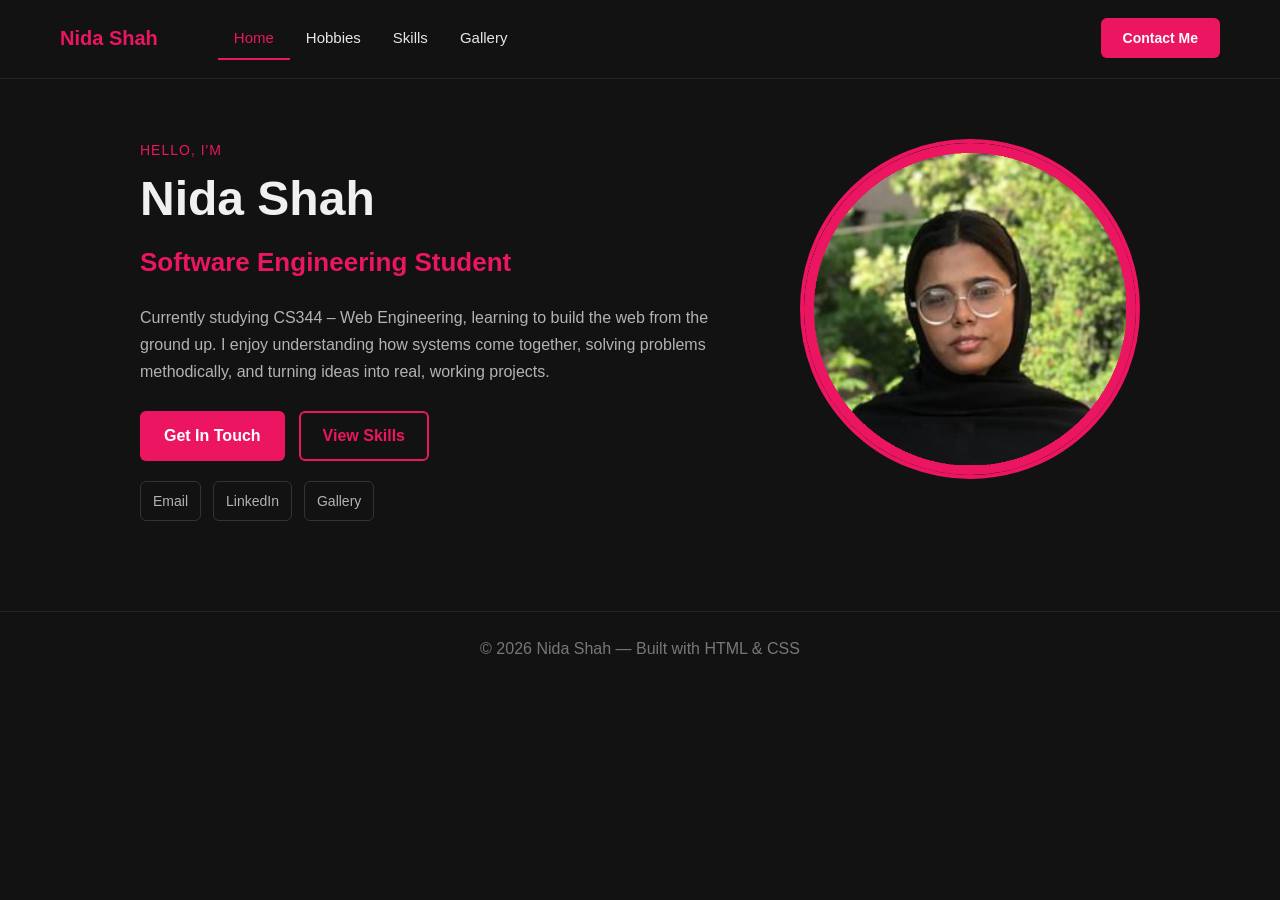
<file: index.html>
<!DOCTYPE html>
<html lang="en">
<head>
  <meta charset="UTF-8">
  <meta name="viewport" content="width=device-width, initial-scale=1.0">
  <title>Nida Shah — Software Engineering Student</title>
  <link rel="stylesheet" href="css/style.css">
</head>
<body>

  <div class="site-nav clearfix">
    <span class="logo">Nida Shah</span>
    <ul>
      <li><a href="index.html" class="active">Home</a></li>
      <li><a href="hobbies.html">Hobbies</a></li>
      <li><a href="skills.html">Skills</a></li>
      <li><a href="gallery.html">Gallery</a></li>
    </ul>
    <a href="contact.html" class="nav-btn">Contact Me</a>
  </div>

  <div class="wrapper hero clearfix">
    <div class="hero-photo">
      <img src="images/profile.png" alt="Nida Shah">
    </div>
    <div class="hero-text">
      <div class="hello">HELLO, I'M</div>
      <h1>Nida Shah</h1>
      <h2>Software Engineering Student</h2>
      <p>Currently studying CS344 – Web Engineering, learning to build the web from the ground up.
      I enjoy understanding how systems come together, solving problems methodically, and turning
      ideas into real, working projects.</p>

      <div class="buttons clearfix">
        <a href="contact.html" class="btn-solid">Get In Touch</a>
        <a href="skills.html" class="btn-outline">View Skills</a>
      </div>
      <div class="socials clearfix">
        <a href="contact.html">Email</a>
        <a href="contact.html">LinkedIn</a>
        <a href="gallery.html">Gallery</a>
      </div>
    </div>
  </div>

  <div class="site-footer">© 2026 Nida Shah — Built with HTML &amp; CSS</div>

</body>
</html>
</file>
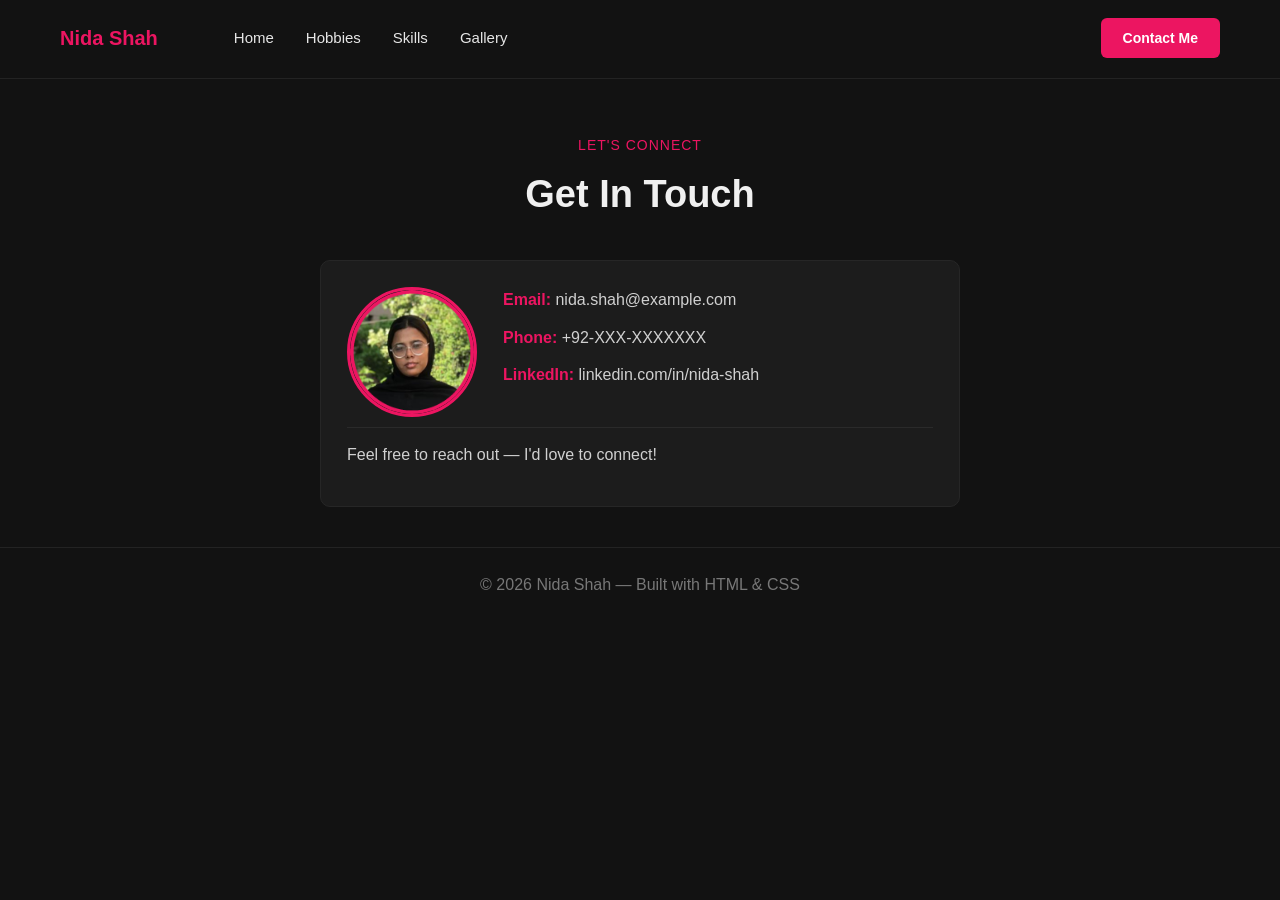
<file: contact.html>
<!DOCTYPE html>
<html lang="en">
<head>
  <meta charset="UTF-8">
  <meta name="viewport" content="width=device-width, initial-scale=1.0">
  <title>Contact - Nida Shah</title>
  <link rel="stylesheet" href="css/style.css">
</head>
<body>

  <div class="site-nav clearfix">
    <span class="logo">Nida Shah</span>
    <ul>
      <li><a href="index.html">Home</a></li>
      <li><a href="hobbies.html">Hobbies</a></li>
      <li><a href="skills.html">Skills</a></li>
      <li><a href="gallery.html">Gallery</a></li>
    </ul>
    <a href="contact.html" class="nav-btn">Contact Me</a>
  </div>

  <div class="wrapper">
    <div class="page-head">
      <div class="eyebrow">LET'S CONNECT</div>
      <h1>Get In Touch</h1>
    </div>
    <div class="card contact-card clearfix">
      <img src="images/profile.png" alt="Nida Shah">
      <p><strong>Email:</strong> nida.shah@example.com</p>
      <p><strong>Phone:</strong> +92-XXX-XXXXXXX</p>
      <p><strong>LinkedIn:</strong> linkedin.com/in/nida-shah</p>
      <p class="contact-note">Feel free to reach out — I'd love to connect!</p>
    </div>
  </div>

  <div class="site-footer">© 2026 Nida Shah — Built with HTML &amp; CSS</div>

</body>
</html>
</file>
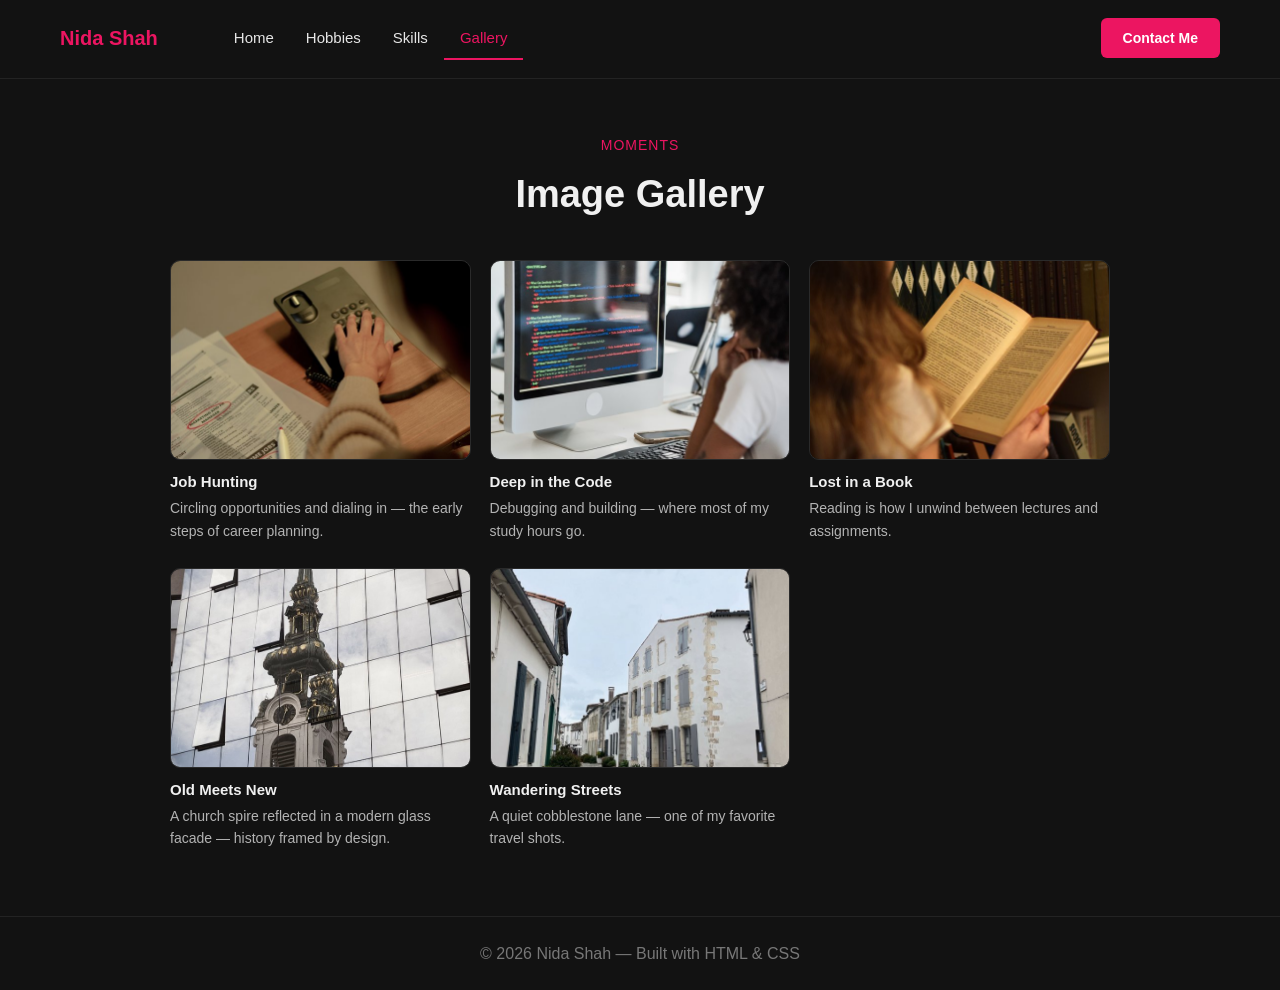
<file: gallery.html>
<!DOCTYPE html>
<html lang="en">
<head>
  <meta charset="UTF-8">
  <meta name="viewport" content="width=device-width, initial-scale=1.0">
  <title>Gallery - Nida Shah</title>
  <link rel="stylesheet" href="css/style.css">
</head>
<body>

  <div class="site-nav clearfix">
    <span class="logo">Nida Shah</span>
    <ul>
      <li><a href="index.html">Home</a></li>
      <li><a href="hobbies.html">Hobbies</a></li>
      <li><a href="skills.html">Skills</a></li>
      <li><a href="gallery.html" class="active">Gallery</a></li>
    </ul>
    <a href="contact.html" class="nav-btn">Contact Me</a>
  </div>

  <div class="wrapper">
    <div class="page-head">
      <div class="eyebrow">MOMENTS</div>
      <h1>Image Gallery</h1>
    </div>
    <div class="gallery clearfix">
<div class="gallery-item">
      <img src="images/img1.jpg" alt="Job hunting notes">
      <div class="caption"><strong>Job Hunting</strong>Circling opportunities and dialing in — the early steps of career planning.</div>
    </div>
    <div class="gallery-item">
      <img src="images/img2.jpg" alt="Coding at the desk">
      <div class="caption"><strong>Deep in the Code</strong>Debugging and building — where most of my study hours go.</div>
    </div>
    <div class="gallery-item">
      <img src="images/img3.jpg" alt="Reading a book">
      <div class="caption"><strong>Lost in a Book</strong>Reading is how I unwind between lectures and assignments.</div>
    </div>
    <div class="gallery-item">
      <img src="images/img4.jpg" alt="Church tower reflected in glass building">
      <div class="caption"><strong>Old Meets New</strong>A church spire reflected in a modern glass facade — history framed by design.</div>
    </div>
    <div class="gallery-item">
      <img src="images/img5.jpg" alt="Cobblestone street in an old town">
      <div class="caption"><strong>Wandering Streets</strong>A quiet cobblestone lane — one of my favorite travel shots.</div>
    </div>
    </div>
    <div class="clear"></div>
  </div>

  <div class="site-footer">© 2026 Nida Shah — Built with HTML &amp; CSS</div>

</body>
</html>
</file>
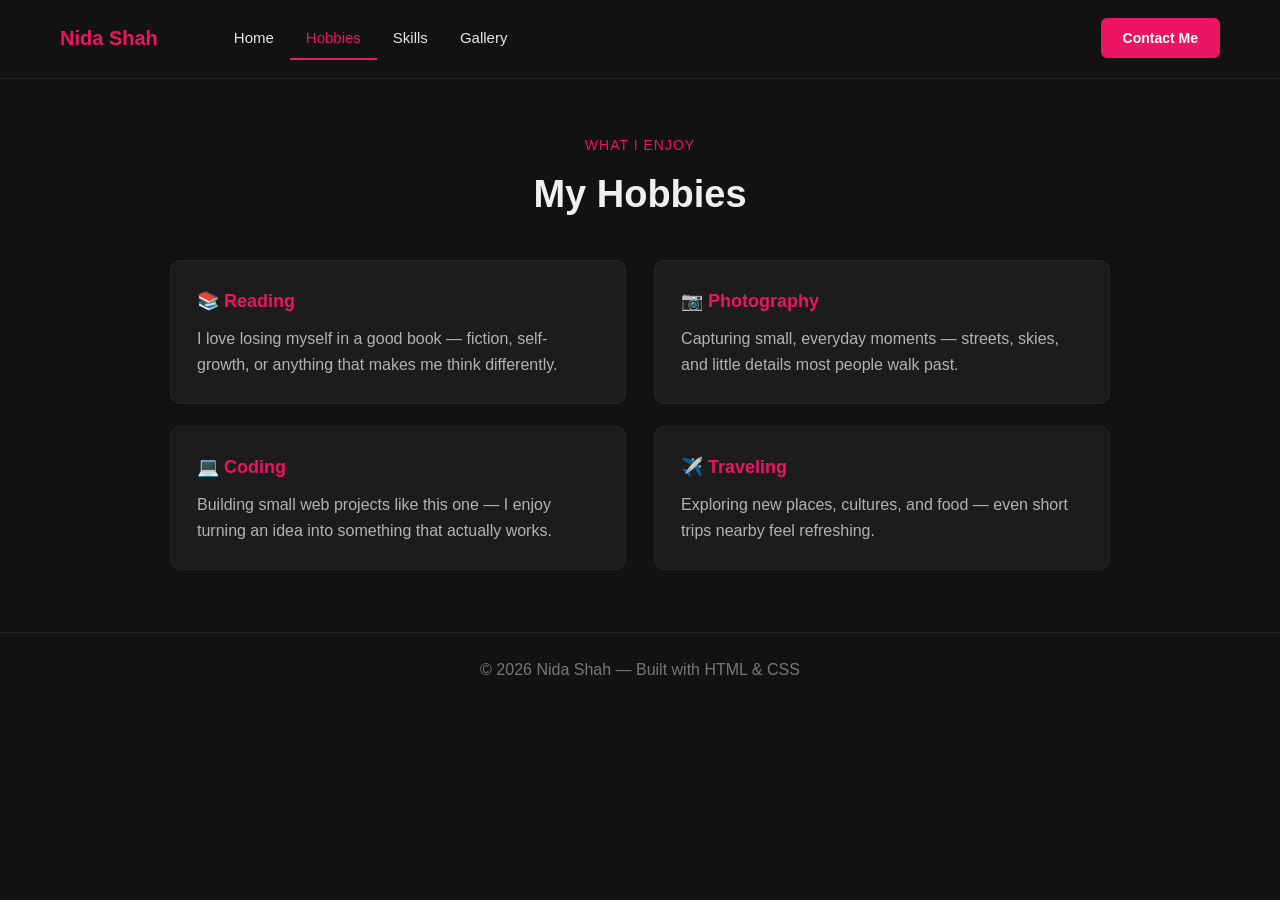
<file: hobbies.html>
<!DOCTYPE html>
<html lang="en">
<head>
  <meta charset="UTF-8">
  <meta name="viewport" content="width=device-width, initial-scale=1.0">
  <title>Hobbies - Nida Shah</title>
  <link rel="stylesheet" href="css/style.css">
</head>
<body>

  <div class="site-nav clearfix">
    <span class="logo">Nida Shah</span>
    <ul>
      <li><a href="index.html">Home</a></li>
      <li><a href="hobbies.html" class="active">Hobbies</a></li>
      <li><a href="skills.html">Skills</a></li>
      <li><a href="gallery.html">Gallery</a></li>
    </ul>
    <a href="contact.html" class="nav-btn">Contact Me</a>
  </div>

  <div class="wrapper">
    <div class="page-head">
      <div class="eyebrow">WHAT I ENJOY</div>
      <h1>My Hobbies</h1>
    </div>
    <div class="hobby-grid clearfix">
<div class="card hobby-card">
      <h3>📚 Reading</h3>
      <p>I love losing myself in a good book — fiction, self-growth, or anything that makes me think differently.</p>
    </div>
    <div class="card hobby-card">
      <h3>📷 Photography</h3>
      <p>Capturing small, everyday moments — streets, skies, and little details most people walk past.</p>
    </div>
    <div class="card hobby-card">
      <h3>💻 Coding</h3>
      <p>Building small web projects like this one — I enjoy turning an idea into something that actually works.</p>
    </div>
    <div class="card hobby-card">
      <h3>✈️ Traveling</h3>
      <p>Exploring new places, cultures, and food — even short trips nearby feel refreshing.</p>
    </div>
    </div>
    <div class="clear"></div>
  </div>

  <div class="site-footer">© 2026 Nida Shah — Built with HTML &amp; CSS</div>

</body>
</html>
</file>
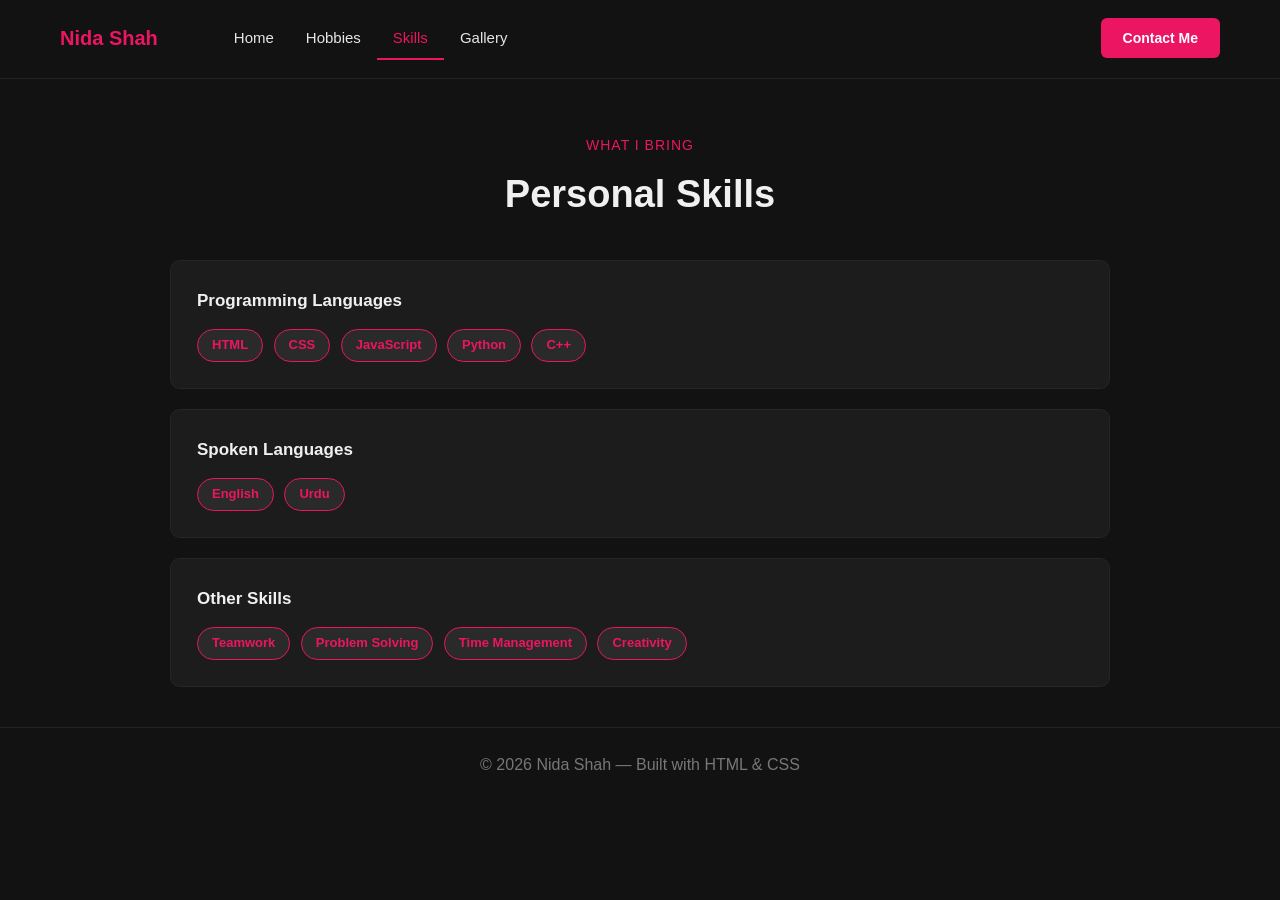
<file: skills.html>
<!DOCTYPE html>
<html lang="en">
<head>
  <meta charset="UTF-8">
  <meta name="viewport" content="width=device-width, initial-scale=1.0">
  <title>Skills - Nida Shah</title>
  <link rel="stylesheet" href="css/style.css">
</head>
<body>

  <div class="site-nav clearfix">
    <span class="logo">Nida Shah</span>
    <ul>
      <li><a href="index.html">Home</a></li>
      <li><a href="hobbies.html">Hobbies</a></li>
      <li><a href="skills.html" class="active">Skills</a></li>
      <li><a href="gallery.html">Gallery</a></li>
    </ul>
    <a href="contact.html" class="nav-btn">Contact Me</a>
  </div>

  <div class="wrapper">
    <div class="page-head">
      <div class="eyebrow">WHAT I BRING</div>
      <h1>Personal Skills</h1>
    </div>
    <div class="card skill-box">
      <h3>Programming Languages</h3>
      <span class="tag">HTML</span>
      <span class="tag">CSS</span>
      <span class="tag">JavaScript</span>
      <span class="tag">Python</span>
      <span class="tag">C++</span>
    </div>
    <div class="card skill-box">
      <h3>Spoken Languages</h3>
      <span class="tag">English</span>
      <span class="tag">Urdu</span>
    </div>
    <div class="card skill-box">
      <h3>Other Skills</h3>
      <span class="tag">Teamwork</span>
      <span class="tag">Problem Solving</span>
      <span class="tag">Time Management</span>
      <span class="tag">Creativity</span>
    </div>
  </div>

  <div class="site-footer">© 2026 Nida Shah — Built with HTML &amp; CSS</div>

</body>
</html>
</file>
<file: css/style.css>
/* ==========================================================
   Nida Shah - Personal Portfolio II  |  CS344 Lab 3
   Single external stylesheet. Layout uses float + clear only.
   ========================================================== */

/* ---------- Base ---------- */
* { box-sizing: border-box; }
body {
  font-family: 'Segoe UI', Arial, sans-serif;
  margin: 0;
  background: #121212;
  color: #f0f0f0;
  line-height: 1.6;
}
h1, h2, h3 { margin: 0 0 10px 0; }
a { color: #ec1561; }
img { max-width: 100%; }

/* Reusable clearfix: fixes the collapsed-parent problem caused by floats */
.clearfix::after { content: ""; display: block; clear: both; }
.clear { clear: both; }

/* ---------- Navigation (horizontal via float) ---------- */
.site-nav {
  background: #121212;
  border-bottom: 1px solid #232323;
  padding: 18px 60px;
}
.site-nav .logo {
  float: left;
  font-weight: bold;
  font-size: 20px;
  color: #ec1561;
  line-height: 40px;
}
.site-nav ul {
  float: left;
  list-style: none;
  margin: 0 0 0 60px;
  padding: 0;
}
.site-nav li { float: left; }
.site-nav li a {
  display: block;
  padding: 0 16px;
  line-height: 40px;
  color: #e6e6e6;
  text-decoration: none;
  font-size: 15px;
  border-bottom: 2px solid transparent;
}
.site-nav li a:hover,
.site-nav li a.active { color: #ec1561; border-bottom-color: #ec1561; }
.site-nav .nav-btn {
  float: right;
  background: #ec1561;
  color: #fff;
  padding: 0 22px;
  line-height: 40px;
  border-radius: 6px;
  text-decoration: none;
  font-weight: 600;
  font-size: 14px;
}

/* ---------- Page wrappers ---------- */
.wrapper { width: 100%; max-width: 1000px; margin: 0 auto; padding: 0 30px; }
.page-head { text-align: center; padding: 55px 0 25px; }
.eyebrow { color: #ec1561; font-size: 14px; letter-spacing: 1px; margin-bottom: 8px; }
.page-head h1 { font-size: 38px; }

/* ---------- Home: hero (text floats left, photo floats right) ---------- */
.hero { padding: 60px 0 40px; }
.hero-text { float: left; width: 58%; }
.hero-photo { float: right; width: 34%; }
.hero-photo img {
  display: block;
  width: 100%;
  border-radius: 50%;
  border: 4px solid #ec1561;
}
.hello { color: #ec1561; letter-spacing: 1px; font-size: 14px; }
.hero-text h1 { font-size: 48px; margin-bottom: 4px; }
.hero-text h2 { font-size: 26px; color: #ec1561; margin-bottom: 20px; }
.hero-text p { color: #b3b3b3; line-height: 1.7; }

.buttons { margin-top: 26px; }
.btn-solid, .btn-outline {
  float: left;
  margin: 0 14px 10px 0;
  border-radius: 6px;
  text-decoration: none;
  font-weight: 600;
}
.btn-solid { background: #ec1561; color: #fff; padding: 12px 24px; }
.btn-outline { border: 2px solid #ec1561; color: #ec1561; padding: 10px 22px; }

.socials { margin-top: 10px; }
.socials a {
  float: left;
  margin: 0 12px 10px 0;
  color: #b3b3b3;
  text-decoration: none;
  font-size: 14px;
  border: 1px solid #333;
  padding: 8px 12px;
  border-radius: 6px;
}
.socials a:hover { color: #ec1561; border-color: #ec1561; }

/* ---------- Cards (shared by hobbies / skills / contact) ---------- */
.card {
  background: #1c1c1c;
  border: 1px solid #262626;
  border-radius: 10px;
  padding: 26px;
}
.card h3 { color: #ec1561; font-size: 18px; }
.card p { color: #b3b3b3; margin: 0; }

/* ---------- Hobbies: two floated columns ---------- */
.hobby-card { float: left; width: 48.5%; margin: 0 3% 22px 0; }
.hobby-card:nth-child(2n) { margin-right: 0; }
.hobby-card:nth-child(2n+1) { clear: left; }

/* ---------- Skills ---------- */
.skill-box { margin-bottom: 20px; }
.skill-box h3 { color: #f0f0f0; font-size: 17px; }
.tag {
  display: inline-block;
  background: #2a2a2a;
  color: #ec1561;
  border: 1px solid #ec1561;
  padding: 5px 14px;
  border-radius: 20px;
  margin: 5px 6px 0 0;
  font-size: 13px;
  font-weight: 600;
}

/* ---------- Contact: photo floats left, text wraps beside it ---------- */
.contact-card { max-width: 640px; margin: 0 auto; }
.contact-card img {
  float: left;
  width: 130px;
  height: 130px;
  object-fit: cover;
  border-radius: 50%;
  margin: 0 26px 10px 0;
  border: 3px solid #ec1561;
}
.contact-card p { font-size: 16px; margin: 0 0 12px 0; color: #d0d0d0; }
.contact-card strong { color: #ec1561; }
.contact-note { clear: both; padding-top: 14px; border-top: 1px solid #2a2a2a; }

/* ---------- Gallery: floated, 3 per row, clear starts each new row ---------- */
.gallery-item { float: left; width: 32%; margin: 0 2% 26px 0; }
.gallery-item:nth-child(3n) { margin-right: 0; }
.gallery-item:nth-child(3n+1) { clear: left; }
.gallery-item img {
  display: block;
  width: 100%;
  height: 200px;
  object-fit: cover;
  border-radius: 10px;
  border: 1px solid #2a2a2a;
}
.gallery-item img:hover { border-color: #ec1561; }
.caption { margin-top: 10px; font-size: 14px; color: #b3b3b3; }
.caption strong { display: block; color: #f0f0f0; font-size: 15px; margin-bottom: 3px; }

/* ---------- Footer (clear:both keeps it below every float) ---------- */
.site-footer {
  clear: both;
  text-align: center;
  padding: 24px;
  color: #777;
  border-top: 1px solid #232323;
  margin-top: 40px;
}

/* ---------- Small screens ---------- */
@media (max-width: 720px) {
  .site-nav { padding: 14px 20px; }
  .site-nav ul { margin-left: 10px; }
  .hero-text, .hero-photo { float: none; width: 100%; }
  .hero-photo { max-width: 260px; margin: 30px auto 0; }
  .hobby-card, .gallery-item { float: none; width: 100%; margin-right: 0; }
}
</file>
